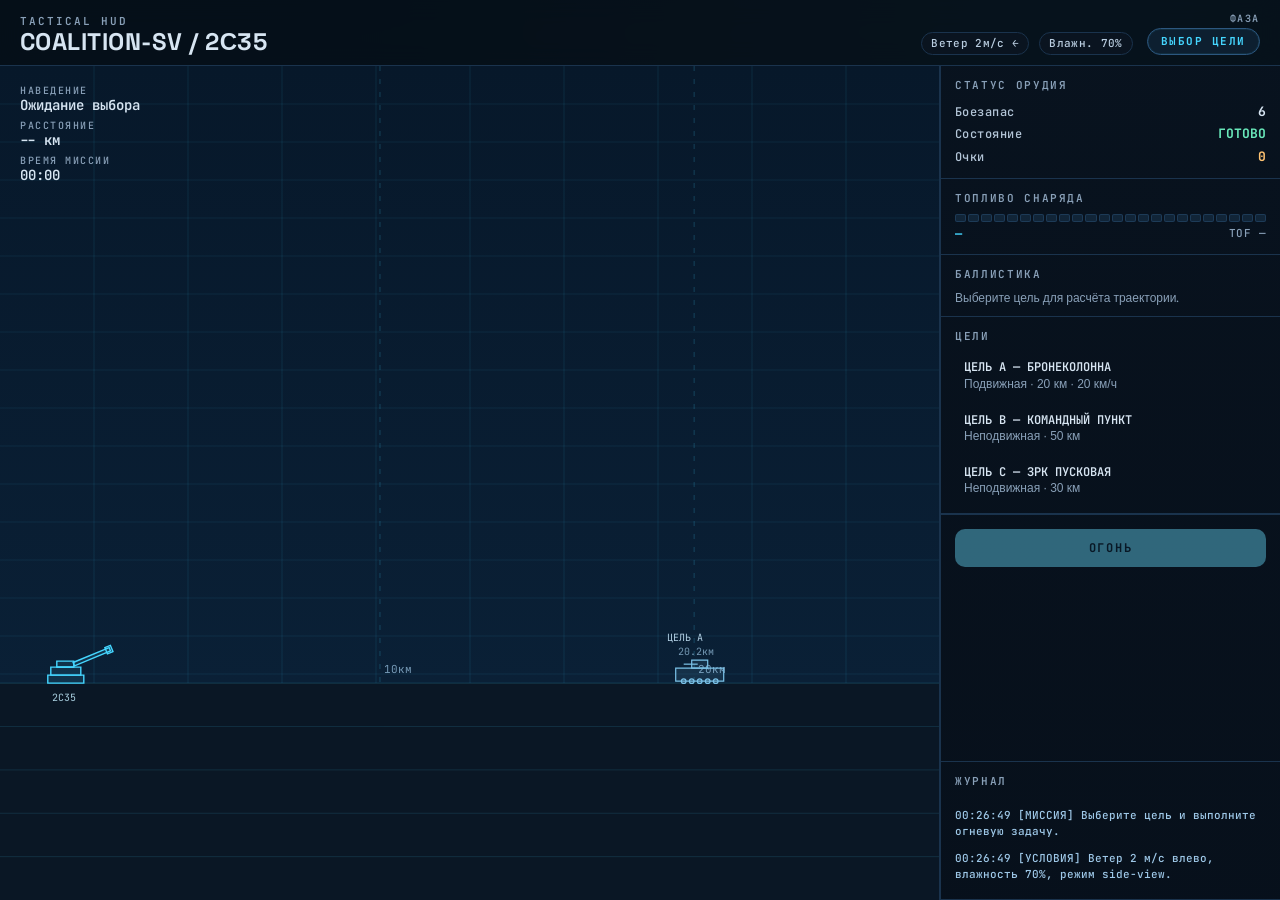
<file: index.html>
﻿<!doctype html>
<html lang="ru">
  <head>
    <meta charset="UTF-8" />
    <meta name="viewport" content="width=device-width, initial-scale=1.0" />
    <title>2С35 Коалиция-СВ | Tactical Minimal HUD</title>
    <link rel="preconnect" href="https://fonts.googleapis.com" />
    <link rel="preconnect" href="https://fonts.gstatic.com" crossorigin />
    <link
      href="https://fonts.googleapis.com/css2?family=Space+Grotesk:wght@400;500;700&family=JetBrains+Mono:wght@400;500;700&display=swap"
      rel="stylesheet"
    />
    <link rel="stylesheet" href="./styles.css" />
  </head>
  <body>
    <div id="game" class="app">
      <header class="topbar">
        <div class="brand-wrap">
          <p class="kicker">TACTICAL HUD</p>
          <h1 class="brand">COALITION-SV / 2С35</h1>
        </div>

        <div class="top-meta" aria-label="параметры среды">
          <span class="meta-chip">Ветер 2м/с ←</span>
          <span class="meta-chip">Влажн. 70%</span>
        </div>

        <div class="phase-wrap">
          <span class="phase-label">ФАЗА</span>
          <span id="phase-badge" class="phase-badge">ВЫБОР ЦЕЛИ</span>
        </div>
      </header>

      <main id="layout" class="layout">
        <section id="scene-shell" class="scene-shell" aria-label="Боевая сцена">
          <canvas id="scene"></canvas>
          <div id="impact-flash" class="impact-flash" aria-hidden="true"></div>

          <div id="scene-overlay" class="scene-overlay">
            <div class="overlay-item">
              <span class="overlay-key">Наведение</span>
              <span id="overlay-target" class="overlay-val">Ожидание выбора</span>
            </div>
            <div class="overlay-item">
              <span class="overlay-key">Расстояние</span>
              <span id="overlay-distance" class="overlay-val">-- км</span>
            </div>
            <div class="overlay-item">
              <span class="overlay-key">Время миссии</span>
              <span id="overlay-time" class="overlay-val">00:00</span>
            </div>
          </div>

          <div id="victory" class="victory" role="dialog" aria-modal="true" aria-labelledby="victory-title">
            <p class="victory-kicker">МИССИЯ ЗАВЕРШЕНА</p>
            <h2 id="victory-title">Все цели подавлены</h2>
            <div class="victory-score-wrap">
              <span class="victory-score-label">Итоговые очки</span>
              <span id="victory-score" class="victory-score">0</span>
            </div>
            <button id="restart-btn" class="btn btn-secondary" type="button">Новая миссия</button>
          </div>
        </section>

        <div id="hud-backdrop" class="hud-backdrop" hidden></div>

        <aside id="hud" class="hud" aria-label="Панель управления">
          <button id="hud-toggle" class="hud-toggle" type="button" aria-expanded="false">
            Цели и расчёт
          </button>

          <div class="hud-body">
            <section class="hud-section status">
              <h3>Статус орудия</h3>
              <div class="data-row"><span>Боезапас</span><strong id="ammo">6</strong></div>
              <div class="data-row"><span>Состояние</span><strong id="status" class="tone-ok">ГОТОВО</strong></div>
              <div class="data-row"><span>Очки</span><strong id="score" class="tone-warn">0</strong></div>
            </section>

            <section class="hud-section fuel-section" id="fuel-section" aria-label="Топливо снаряда">
              <h3>Топливо снаряда</h3>
              <div class="fuel-bar-wrap">
                <div id="fuel-segments" class="fuel-segments" aria-hidden="true"></div>
                <div class="fuel-meta">
                  <span id="fuel-pct" class="fuel-pct">—</span>
                  <span id="fuel-tof" class="fuel-tof">TOF —</span>
                </div>
              </div>
            </section>

            <section class="hud-section ballistics" id="ballistics-section">
              <h3>Баллистика</h3>
              <div id="ballistics" class="ballistics-grid">
                <p class="placeholder">Выберите цель для расчёта траектории.</p>
              </div>
            </section>

            <section class="hud-section targets">
              <h3>Цели</h3>
              <div id="targets-list" class="targets-list"></div>
            </section>

            <section class="hud-section actions">
              <button id="fire-btn" class="btn btn-primary" type="button" disabled>ОГОНЬ</button>
            </section>

            <section class="hud-section feed">
              <h3>Журнал</h3>
              <div id="event-log" class="event-log" role="log" aria-live="polite"></div>
            </section>
          </div>
        </aside>
      </main>
    </div>

    <script src="https://cdn.jsdelivr.net/npm/gsap@3.12.7/dist/gsap.min.js"></script>
    <script src="./game.js"></script>
  </body>
</html>
</file>
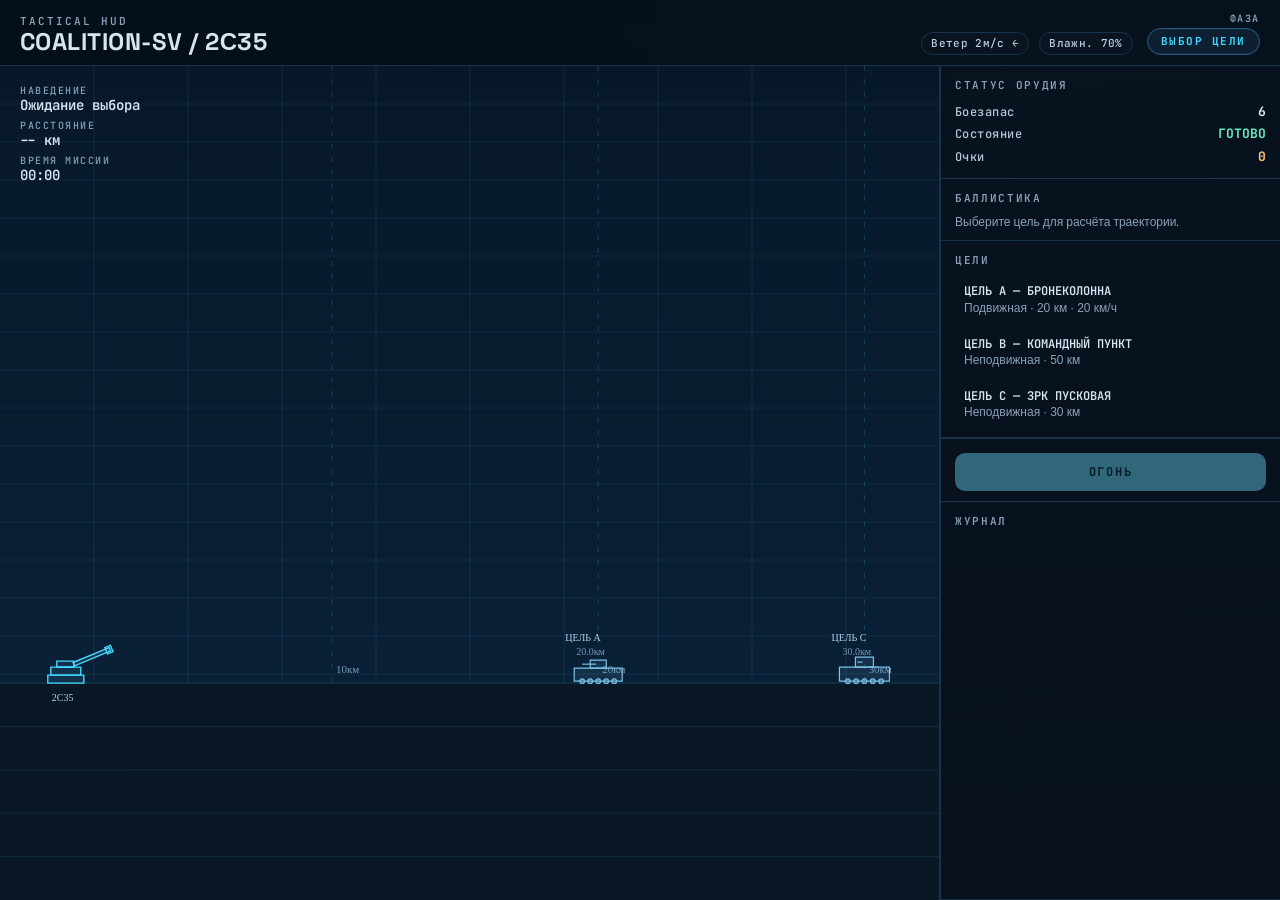
<file: coalition_sv_side_view (2).html>
﻿<!doctype html>
<html lang="ru">
  <head>
    <meta charset="UTF-8" />
    <meta name="viewport" content="width=device-width, initial-scale=1.0" />
    <title>2С35 Коалиция-СВ | Tactical Minimal HUD</title>
    <link rel="preconnect" href="https://fonts.googleapis.com" />
    <link rel="preconnect" href="https://fonts.gstatic.com" crossorigin />
    <link
      href="https://fonts.googleapis.com/css2?family=Space+Grotesk:wght@400;500;700&family=JetBrains+Mono:wght@400;500;700&display=swap"
      rel="stylesheet"
    />
    <link rel="stylesheet" href="./styles.css" />
  </head>
  <body>
    <div id="game" class="app">
      <header class="topbar">
        <div class="brand-wrap">
          <p class="kicker">TACTICAL HUD</p>
          <h1 class="brand">COALITION-SV / 2С35</h1>
        </div>

        <div class="top-meta" aria-label="параметры среды">
          <span class="meta-chip">Ветер 2м/с ←</span>
          <span class="meta-chip">Влажн. 70%</span>
        </div>

        <div class="phase-wrap">
          <span class="phase-label">ФАЗА</span>
          <span id="phase-badge" class="phase-badge">ВЫБОР ЦЕЛИ</span>
        </div>
      </header>

      <main id="layout" class="layout">
        <section id="scene-shell" class="scene-shell" aria-label="Боевая сцена">
          <canvas id="scene"></canvas>
          <div id="impact-flash" class="impact-flash" aria-hidden="true"></div>

          <div id="scene-overlay" class="scene-overlay">
            <div class="overlay-item">
              <span class="overlay-key">Наведение</span>
              <span id="overlay-target" class="overlay-val">Ожидание выбора</span>
            </div>
            <div class="overlay-item">
              <span class="overlay-key">Расстояние</span>
              <span id="overlay-distance" class="overlay-val">-- км</span>
            </div>
            <div class="overlay-item">
              <span class="overlay-key">Время миссии</span>
              <span id="overlay-time" class="overlay-val">00:00</span>
            </div>
          </div>

          <div id="victory" class="victory" role="dialog" aria-modal="true" aria-labelledby="victory-title">
            <p class="victory-kicker">МИССИЯ ЗАВЕРШЕНА</p>
            <h2 id="victory-title">Все цели подавлены</h2>
            <div class="victory-score-wrap">
              <span class="victory-score-label">Итоговые очки</span>
              <span id="victory-score" class="victory-score">0</span>
            </div>
            <button id="restart-btn" class="btn btn-secondary" type="button">Новая миссия</button>
          </div>
        </section>

        <div id="hud-backdrop" class="hud-backdrop" hidden></div>

        <aside id="hud" class="hud" aria-label="Панель управления">
          <button id="hud-toggle" class="hud-toggle" type="button" aria-expanded="false">
            Цели и расчёт
          </button>

          <div class="hud-body">
            <section class="hud-section status">
              <h3>Статус орудия</h3>
              <div class="data-row"><span>Боезапас</span><strong id="ammo">6</strong></div>
              <div class="data-row"><span>Состояние</span><strong id="status" class="tone-ok">ГОТОВО</strong></div>
              <div class="data-row"><span>Очки</span><strong id="score" class="tone-warn">0</strong></div>
            </section>

            <section class="hud-section ballistics" id="ballistics-section">
              <h3>Баллистика</h3>
              <div id="ballistics" class="ballistics-grid">
                <p class="placeholder">Выберите цель для расчёта траектории.</p>
              </div>
            </section>

            <section class="hud-section targets">
              <h3>Цели</h3>
              <div id="targets-list" class="targets-list"></div>
            </section>

            <section class="hud-section actions">
              <button id="fire-btn" class="btn btn-primary" type="button" disabled>ОГОНЬ</button>
            </section>

            <section class="hud-section feed">
              <h3>Журнал</h3>
              <div id="event-log" class="event-log" role="log" aria-live="polite"></div>
            </section>
          </div>
        </aside>
      </main>
    </div>

    <script src="https://cdn.jsdelivr.net/npm/gsap@3.12.7/dist/gsap.min.js"></script>
    <script src="./game.js"></script>
  </body>
</html>
</file>
<file: styles.css>
﻿:root {
  --bg-0: #060d14;
  --bg-1: #0b1622;
  --bg-2: #0f2234;
  --line: #1a334d;
  --line-strong: #2c577f;
  --accent: #45d6ff;
  --accent-soft: rgba(69, 214, 255, 0.2);
  --text: #d7e5f2;
  --muted: #89a0b8;
  --ok: #69e8ba;
  --warn: #ffc372;
  --bad: #ff7e7e;
  --shadow: rgba(2, 7, 11, 0.7);
  --space-1: 6px;
  --space-2: 10px;
  --space-3: 14px;
  --space-4: 20px;
  --space-5: 28px;
  --radius-sm: 10px;
  --radius-md: 16px;
  --duration-fast: 180ms;
  --duration-mid: 320ms;
  --ease-out: cubic-bezier(0.22, 1, 0.36, 1);
}

* {
  box-sizing: border-box;
}

html,
body {
  width: 100%;
  min-height: 100%;
  margin: 0;
}

body {
  font-family: "Space Grotesk", sans-serif;
  color: var(--text);
  background:
    radial-gradient(1100px 540px at 82% 0%, rgba(69, 214, 255, 0.08), transparent 60%),
    linear-gradient(170deg, #050b12, #07111b 38%, #091625 100%);
}

.app {
  min-height: 100svh;
  display: grid;
  grid-template-rows: auto 1fr;
}

.topbar {
  display: grid;
  grid-template-columns: minmax(170px, 1fr) auto auto;
  align-items: end;
  gap: var(--space-3);
  padding: var(--space-3) var(--space-4) var(--space-2);
  border-bottom: 1px solid var(--line);
  background: rgba(7, 17, 27, 0.84);
  backdrop-filter: blur(12px);
  position: sticky;
  top: 0;
  z-index: 20;
}

.kicker {
  margin: 0 0 2px;
  font: 600 11px/1 "JetBrains Mono", monospace;
  letter-spacing: 0.18em;
  text-transform: uppercase;
  color: var(--muted);
}

.brand {
  margin: 0;
  font-size: clamp(1rem, 2.1vw, 1.5rem);
  line-height: 1.1;
  letter-spacing: 0.02em;
}

.top-meta {
  display: flex;
  gap: var(--space-2);
  flex-wrap: wrap;
  justify-content: flex-end;
}

.meta-chip {
  font: 500 11px/1 "JetBrains Mono", monospace;
  letter-spacing: 0.03em;
  color: #b9cde0;
  padding: 5px 9px;
  border: 1px solid var(--line);
  border-radius: 999px;
  background: rgba(11, 22, 34, 0.85);
}

.phase-wrap {
  display: grid;
  justify-items: end;
  gap: 4px;
}

.phase-label {
  font: 600 10px/1 "JetBrains Mono", monospace;
  letter-spacing: 0.16em;
  color: var(--muted);
  text-transform: uppercase;
}

.phase-badge {
  font: 700 11px/1 "JetBrains Mono", monospace;
  text-transform: uppercase;
  letter-spacing: 0.14em;
  color: var(--accent);
  border: 1px solid var(--line-strong);
  background: rgba(15, 34, 52, 0.9);
  border-radius: 999px;
  padding: 7px 13px;
  box-shadow: inset 0 0 0 1px rgba(69, 214, 255, 0.08);
}

.layout {
  min-height: 0;
  display: grid;
  grid-template-columns: minmax(0, 1fr) 340px;
}

.scene-shell {
  position: relative;
  overflow: hidden;
  border-right: 1px solid var(--line);
  background: linear-gradient(180deg, rgba(5, 16, 26, 0.95) 0%, rgba(4, 11, 18, 0.98) 100%);
}

#scene {
  width: 100%;
  height: 100%;
  display: block;
}

.scene-overlay {
  position: absolute;
  top: var(--space-4);
  left: var(--space-4);
  display: grid;
  gap: 7px;
  pointer-events: none;
}

.overlay-item {
  display: grid;
  gap: 1px;
}

.overlay-key {
  font: 500 10px/1 "JetBrains Mono", monospace;
  text-transform: uppercase;
  letter-spacing: 0.15em;
  color: var(--muted);
}

.overlay-val {
  font: 600 14px/1.2 "JetBrains Mono", monospace;
  color: var(--text);
}

.impact-flash {
  position: absolute;
  inset: 0;
  pointer-events: none;
  background: radial-gradient(circle at 52% 58%, rgba(69, 214, 255, 0.3), rgba(69, 214, 255, 0) 50%);
  opacity: 0;
}

.victory {
  position: absolute;
  inset: 0;
  display: none;
  place-content: center;
  justify-items: center;
  gap: var(--space-3);
  text-align: center;
  background: linear-gradient(180deg, rgba(5, 14, 23, 0.9), rgba(5, 14, 23, 0.98));
  backdrop-filter: blur(6px);
  z-index: 12;
}

.victory.on {
  display: grid;
}

.victory-kicker {
  margin: 0;
  font: 600 12px/1 "JetBrains Mono", monospace;
  letter-spacing: 0.22em;
  color: var(--muted);
}

.victory h2 {
  margin: 0;
  font-size: clamp(1.45rem, 3.1vw, 2.4rem);
}

.victory-score-wrap {
  display: grid;
  gap: 2px;
}

.victory-score-label {
  font: 600 11px/1 "JetBrains Mono", monospace;
  letter-spacing: 0.12em;
  text-transform: uppercase;
  color: var(--muted);
}

.victory-score {
  font: 700 clamp(2rem, 5vw, 3.5rem) / 1 "JetBrains Mono", monospace;
  color: var(--accent);
}

.hud {
  position: relative;
  background: linear-gradient(180deg, rgba(8, 18, 30, 0.94), rgba(7, 16, 27, 0.96));
  min-height: 0;
  border-left: 1px solid var(--line);
}

.hud-toggle {
  display: none;
}

.hud-body {
  height: 100%;
  min-height: 0;
  display: grid;
  grid-template-rows: auto auto auto auto minmax(110px, 1fr);
}

.hud-section {
  padding: var(--space-3) var(--space-3) var(--space-2);
  border-bottom: 1px solid var(--line);
}

.hud-section h3 {
  margin: 0 0 var(--space-2);
  font: 600 11px/1 "JetBrains Mono", monospace;
  letter-spacing: 0.15em;
  text-transform: uppercase;
  color: var(--muted);
}

.data-row {
  display: flex;
  justify-content: space-between;
  align-items: baseline;
  padding: 4px 0;
  font-size: 14px;
}

.data-row span {
  font: 500 12px/1.2 "JetBrains Mono", monospace;
  letter-spacing: 0.04em;
  color: #b4c6d8;
}

.data-row strong {
  font: 700 13px/1 "JetBrains Mono", monospace;
}

.tone-ok {
  color: var(--ok);
}

.tone-warn {
  color: var(--warn);
}

.tone-bad {
  color: var(--bad);
}

.ballistics-grid {
  display: grid;
  gap: 6px;
}

.b-row {
  display: flex;
  justify-content: space-between;
  font: 500 12px/1.2 "JetBrains Mono", monospace;
  padding: 4px 0;
  border-bottom: 1px dashed rgba(44, 87, 127, 0.5);
}

.b-row:last-child {
  border-bottom: none;
}

.placeholder {
  margin: 0;
  font-size: 12px;
  color: var(--muted);
}

.targets {
  min-height: 0;
  display: grid;
  grid-template-rows: auto minmax(0, 1fr);
}

.targets-list {
  overflow: auto;
  display: grid;
  align-content: start;
  gap: var(--space-1);
  padding-right: 2px;
  max-height: clamp(116px, 28vh, 226px);
}

.target-row {
  width: 100%;
  text-align: left;
  border: 1px solid transparent;
  border-radius: var(--radius-sm);
  background: transparent;
  color: var(--text);
  padding: 7px 8px;
  cursor: pointer;
  transition:
    border-color var(--duration-fast) var(--ease-out),
    background var(--duration-fast) var(--ease-out),
    transform var(--duration-fast) var(--ease-out);
}

.target-row:hover {
  border-color: var(--line-strong);
  background: rgba(69, 214, 255, 0.08);
}

.target-row.sel {
  border-color: var(--accent);
  background: var(--accent-soft);
}

.target-row.done {
  opacity: 0.4;
  cursor: not-allowed;
  text-decoration: line-through;
}

.t-name {
  display: block;
  font: 600 12px/1.2 "JetBrains Mono", monospace;
  margin-bottom: 2px;
}

.t-info {
  display: block;
  font-size: 12px;
  color: var(--muted);
}

.actions {
  border-top: 1px solid var(--line);
}

.btn {
  width: 100%;
  border-radius: var(--radius-sm);
  border: 1px solid transparent;
  font: 700 12px/1 "JetBrains Mono", monospace;
  letter-spacing: 0.14em;
  text-transform: uppercase;
  padding: 12px;
  cursor: pointer;
  transition:
    transform var(--duration-fast) var(--ease-out),
    filter var(--duration-fast) var(--ease-out),
    background var(--duration-fast) var(--ease-out);
}

.btn:disabled {
  cursor: not-allowed;
  opacity: 0.45;
  filter: grayscale(0.25);
}

.btn-primary {
  background: var(--accent);
  color: #052337;
}

.btn-primary:hover:not(:disabled) {
  transform: translateY(-1px);
  filter: brightness(1.08);
}

.btn-secondary {
  max-width: 240px;
  background: transparent;
  border-color: var(--line-strong);
  color: var(--text);
}

.btn-secondary:hover {
  background: rgba(69, 214, 255, 0.12);
}

.feed {
  min-height: 0;
  display: grid;
  grid-template-rows: auto minmax(0, 1fr);
}

.event-log {
  overflow: auto;
  font: 500 11px/1.45 "JetBrains Mono", monospace;
  color: #9eb4c8;
}

.log-item {
  margin-bottom: 6px;
}

.log-item.info {
  color: #9ec8e8;
}

.log-item.warn {
  color: var(--warn);
}

.log-item.hit {
  color: var(--ok);
}

.log-item.miss {
  color: var(--bad);
}

.hud-backdrop {
  display: none;
}

@media (max-width: 1080px) {
  .layout {
    grid-template-columns: minmax(0, 1fr) 300px;
  }
}

@media (max-width: 960px) {
  .topbar {
    grid-template-columns: 1fr;
    gap: 10px;
    align-items: start;
  }

  .top-meta,
  .phase-wrap {
    justify-content: flex-start;
    justify-items: start;
  }

  .layout {
    grid-template-columns: 1fr;
    position: relative;
  }

  .scene-shell {
    min-height: calc(100svh - 156px);
    border-right: none;
    border-bottom: 1px solid var(--line);
  }

  .scene-overlay {
    top: var(--space-3);
    left: var(--space-3);
  }

  .hud {
    position: fixed;
    left: 0;
    right: 0;
    bottom: 0;
    max-height: 68svh;
    z-index: 42;
    border-left: none;
    border-top: 1px solid var(--line);
    border-radius: 18px 18px 0 0;
    box-shadow: 0 -22px 44px -22px var(--shadow);
    transform: translateY(calc(100% - 54px));
    transition: transform var(--duration-mid) var(--ease-out);
  }

  .hud.open {
    transform: translateY(0%);
  }

  .hud-toggle {
    display: block;
    width: 100%;
    border: 0;
    border-bottom: 1px solid var(--line);
    border-radius: 0;
    padding: 17px var(--space-4) 15px;
    text-align: left;
    background: rgba(11, 22, 34, 0.96);
    color: var(--text);
    font: 700 12px/1 "JetBrains Mono", monospace;
    letter-spacing: 0.14em;
    text-transform: uppercase;
    cursor: pointer;
  }

  .hud-body {
    grid-template-rows: auto auto auto auto minmax(90px, 1fr);
    height: calc(100% - 54px);
  }

  .targets-list {
    max-height: min(30svh, 204px);
  }

  .hud-backdrop {
    position: fixed;
    inset: 0;
    background: rgba(3, 9, 15, 0.5);
    z-index: 40;
  }

  .hud-backdrop.on {
    display: block;
  }
}

@media (prefers-reduced-motion: reduce) {
  * {
    animation-duration: 1ms !important;
    animation-iteration-count: 1 !important;
    transition-duration: 1ms !important;
    scroll-behavior: auto !important;
  }
}

/* ── Fuel bar ──────────────────────────────────────────── */
.fuel-section {
  padding-bottom: var(--space-3);
}

.fuel-bar-wrap {
  display: grid;
  gap: 6px;
}

.fuel-segments {
  display: flex;
  gap: 2px;
  height: 8px;
}

.fuel-seg {
  flex: 1;
  border-radius: 2px;
  background: rgba(44, 87, 127, 0.28);
  border: 1px solid rgba(44, 87, 127, 0.45);
  transition:
    background 80ms ease,
    border-color 80ms ease,
    box-shadow 80ms ease;
}

.fuel-seg.lit {
  background: var(--accent);
  border-color: var(--accent);
  box-shadow: 0 0 5px rgba(69, 214, 255, 0.45);
}

.fuel-seg.lit.low {
  background: var(--warn);
  border-color: var(--warn);
  box-shadow: 0 0 5px rgba(255, 195, 114, 0.45);
}

.fuel-seg.lit.crit {
  background: var(--bad);
  border-color: var(--bad);
  box-shadow: 0 0 5px rgba(255, 126, 126, 0.5);
}

.fuel-meta {
  display: flex;
  justify-content: space-between;
}

.fuel-pct {
  font:
    700 12px/1 "JetBrains Mono",
    monospace;
  color: var(--accent);
  letter-spacing: 0.06em;
  transition: color 120ms ease;
}

.fuel-pct.low {
  color: var(--warn);
}
.fuel-pct.crit {
  color: var(--bad);
}

.fuel-tof {
  font:
    500 11px/1 "JetBrains Mono",
    monospace;
  color: var(--muted);
  letter-spacing: 0.04em;
}
</file>
